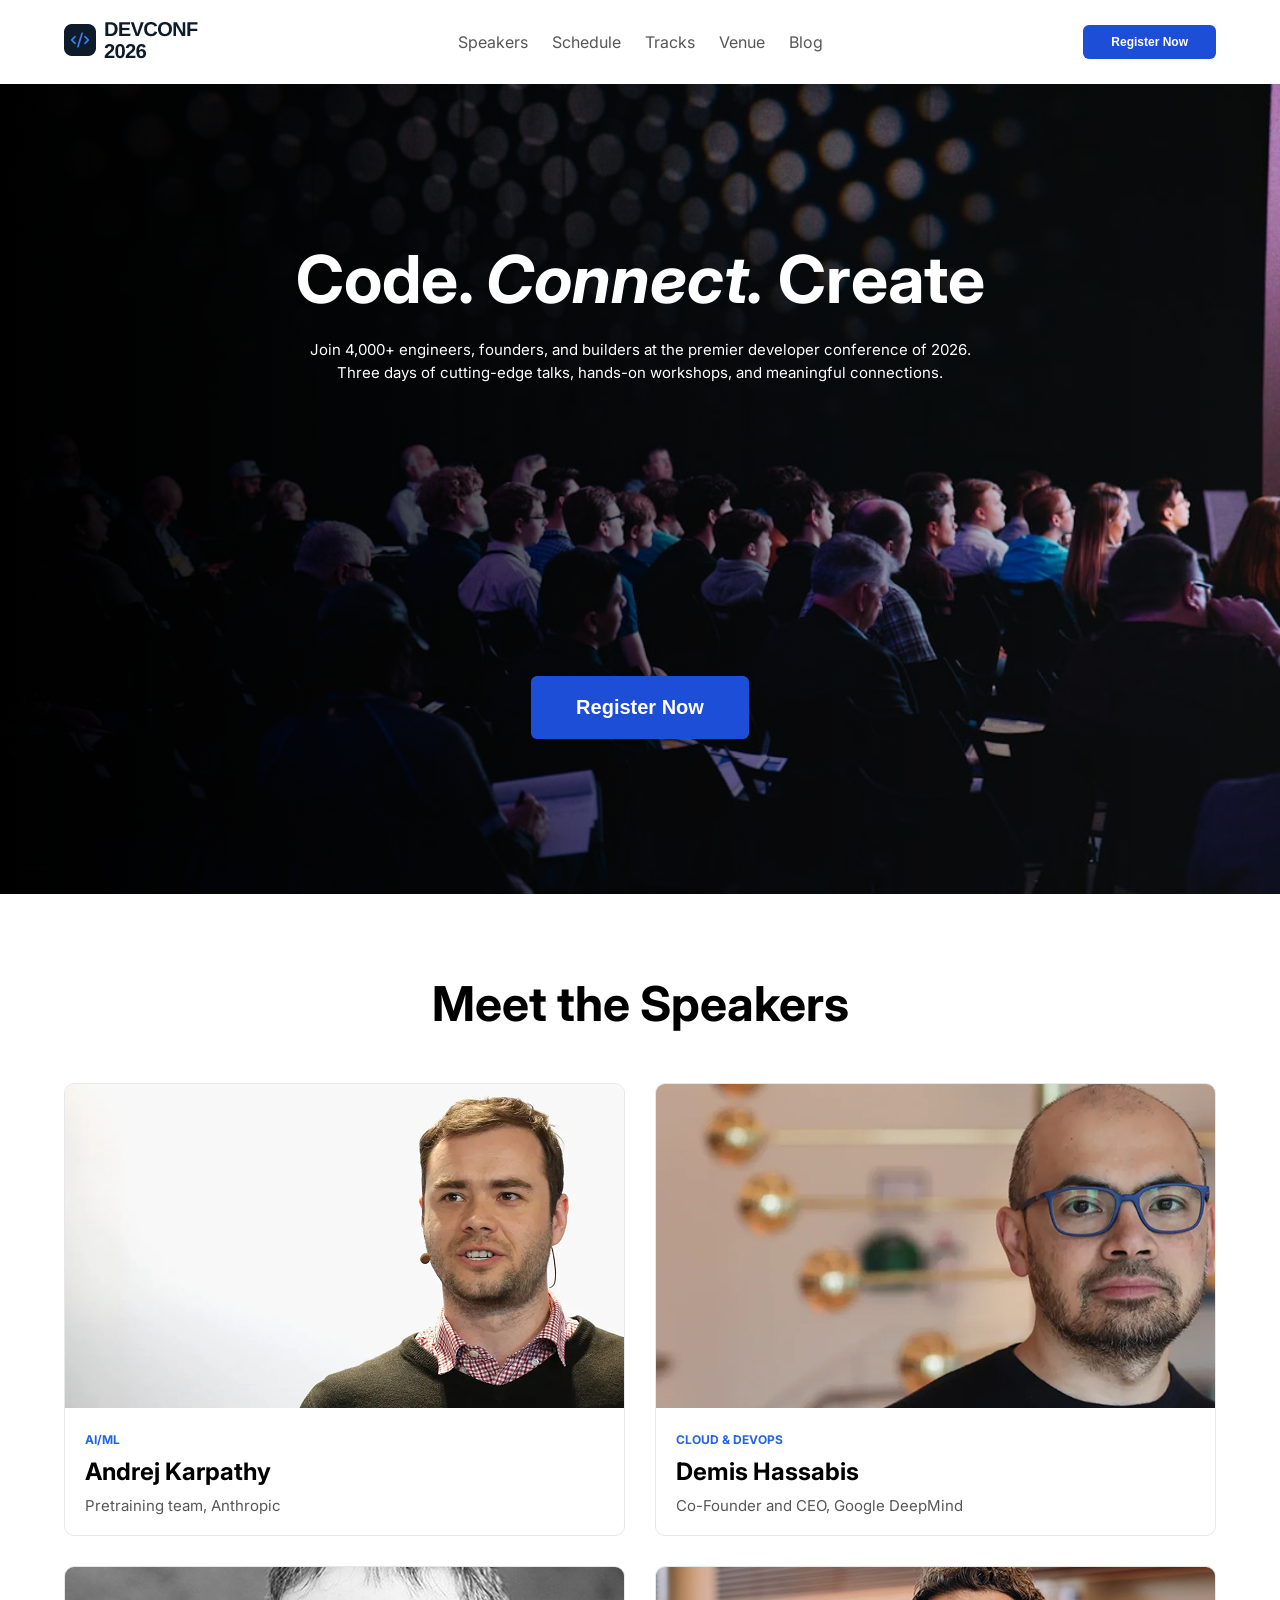
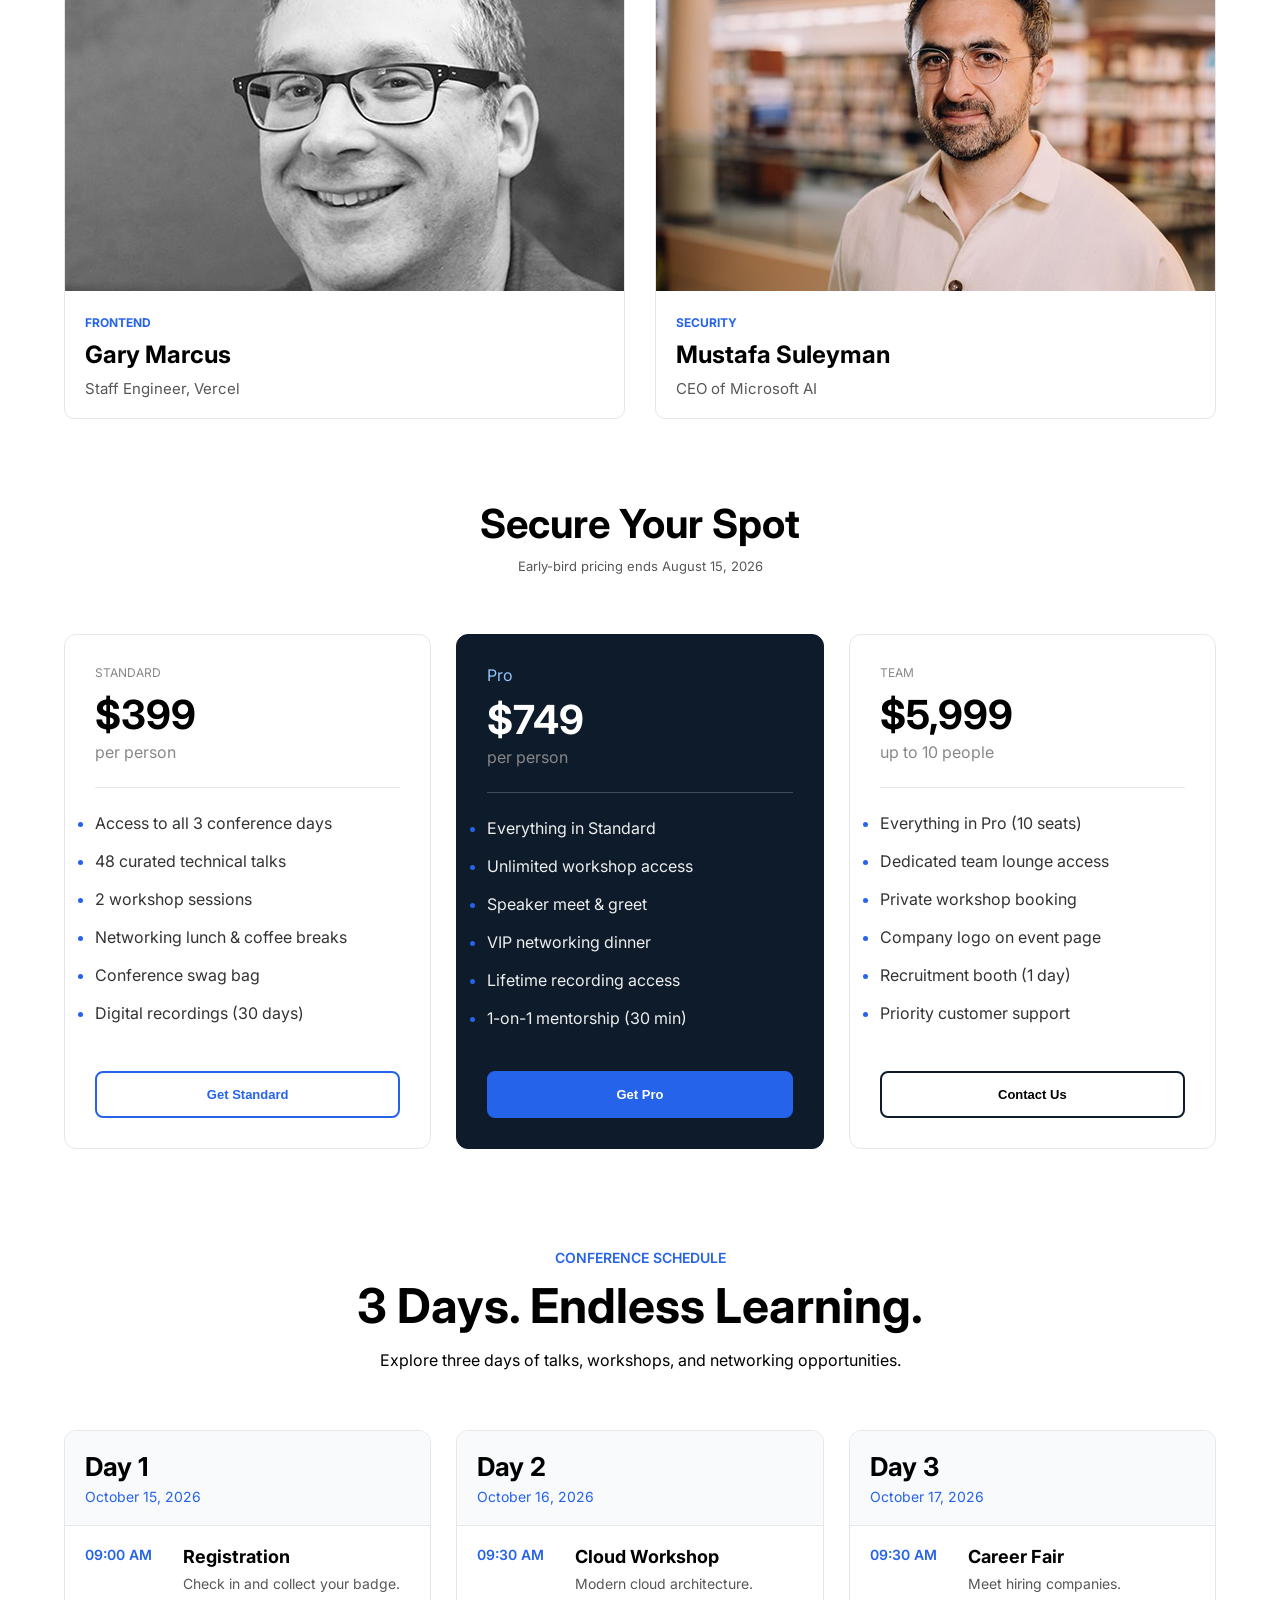
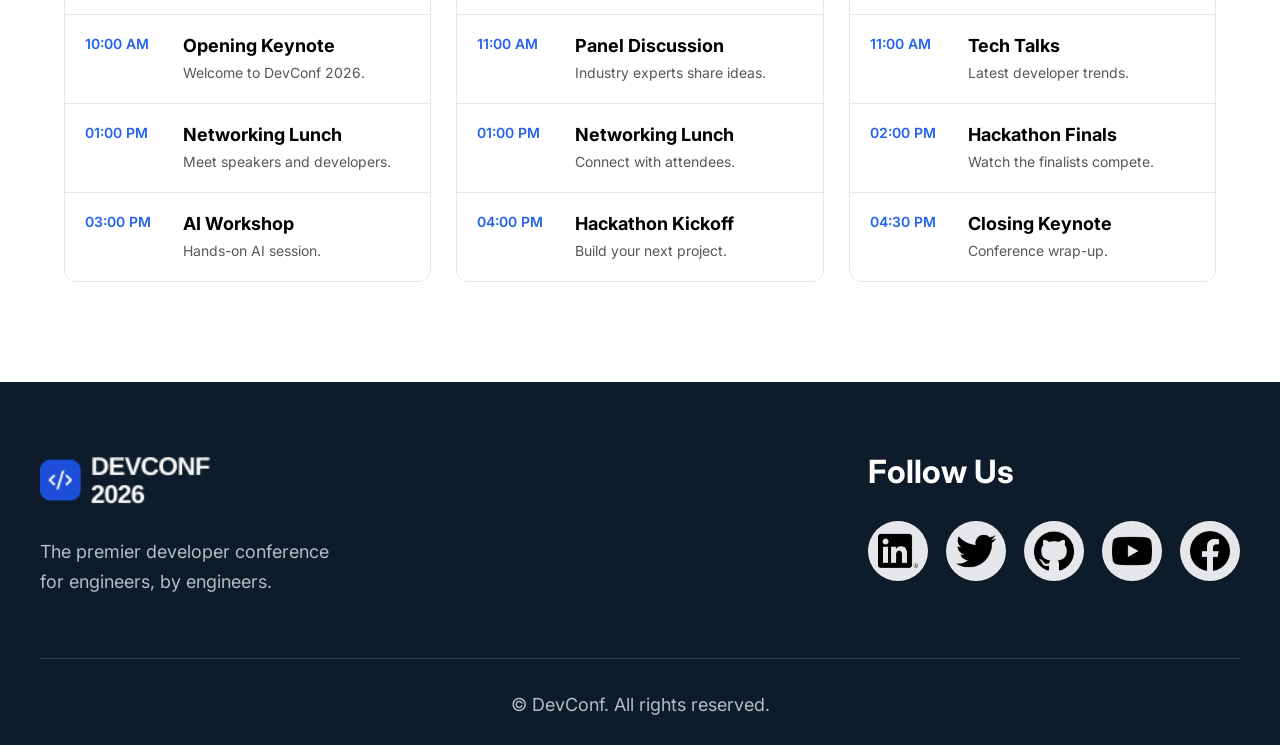
<file: index.html>
<!doctype html>
<html lang="en">
  <head>
    <meta charset="UTF-8" />
    <meta name="viewport" content="width=device-width, initial-scale=1.0" />
    <title>DevConf 2026</title>

    <link rel="icon" type="image/png" href="./assets/Icons/logo-mini.png" />

    <link rel="preconnect" href="https://fonts.googleapis.com" />
    <link rel="preconnect" href="https://fonts.gstatic.com" crossorigin />
    <link
      href="https://fonts.googleapis.com/css2?family=Inter:ital,opsz,wght@0,14..32,100..900;1,14..32,100..900&display=swap"
      rel="stylesheet"
    />

    <link rel="stylesheet" href="./style.css" />
  </head>
  <body>
    <!-- Navbar Start -->

    <nav>
      <div class="navbar-parent container">
        <!-- left -->
        <div class="navbar-logo">
          <img src="./assets/logo.png" alt="DEVCONF 2026" />
        </div>
        <!-- middle -->
        <div class="navbar-menu">
          <ul>
            <li><a href="">Speakers</a></li>
            <li><a href="">Schedule</a></li>
            <li><a href="">Tracks</a></li>
            <li><a href="">Venue</a></li>
            <li><a href="">Blog</a></li>
          </ul>
        </div>
        <!-- right -->
        <div>
          <button class="navbar-btn common-btn">Register Now</button>
        </div>
      </div>
    </nav>

    <!-- Navbar End -->

    <!-- Header Start -->

    <header>
      <div class="header-content">
        <!-- top -->
        <div class="header-top">
          <h1 class="header-title">Code. <em>Connect.</em> Create</h1>
          <p class="header-description">
            Join 4,000+ engineers, founders, and builders at the premier
            developer conference of 2026. Three days of cutting-edge talks,
            hands-on workshops, and meaningful connections.
          </p>
        </div>
        <!-- bottom -->
        <button class="common-btn header-btn">Register Now</button>
      </div>
    </header>

    <!-- Header End -->

    <!-- Main Section Start -->

    <main>
      <!-- Speakers Section Start -->

      <section class="container meet-the-speakers-root">
        <h2>Meet the Speakers</h2>

        <div class="speakers-cards">
          <div class="speakers-box">
            <img src="./assets/andrej.png" />
            <div class="box-content">
              <p class="category">AI/ML</p>
              <h3>Andrej Karpathy</h3>
              <p class="job">Pretraining team, Anthropic</p>
            </div>
          </div>
          <div class="speakers-box">
            <img src="./assets/demis.png" />
            <div class="box-content">
              <p class="category">Cloud & DevOps</p>
              <h3>Demis Hassabis</h3>
              <p class="job">Co-Founder and CEO, Google DeepMind</p>
            </div>
          </div>
          <div class="speakers-box">
            <img src="./assets/gary.png" />
            <div class="box-content">
              <p class="category">Frontend</p>
              <h3>Gary Marcus</h3>
              <p class="job">Staff Engineer, Vercel</p>
            </div>
          </div>
          <div class="speakers-box">
            <img src="./assets/mustafa.png" />
            <div class="box-content">
              <p class="category">Security</p>
              <h3>Mustafa Suleyman</h3>
              <p class="job">CEO of Microsoft AI</p>
            </div>
          </div>
        </div>
      </section>

      <!-- Speakers Section End -->

      <!-- Pricing Section Start -->

      <section class="container pricing-root">
        <div class="pricing-title">
          <h2>Secure Your Spot</h2>
          <p>Early-bird pricing ends August 15, 2026</p>
        </div>
        <div class="pricing-cards">
          <!-- Standard Pricing Card -->

          <div class="pricing-box standard">
            <div class="price">
              <p class="price-p1">Standard</p>
              <h3>$399</h3>
              <p class="price-p2">per person</p>
            </div>
            <hr />
            <ul>
              <li>Access to all 3 conference days</li>
              <li>48 curated technical talks</li>
              <li>2 workshop sessions</li>
              <li>Networking lunch & coffee breaks</li>
              <li>Conference swag bag</li>
              <li>Digital recordings (30 days)</li>
            </ul>
            <button>Get Standard</button>
          </div>

          <!-- Pro Pricing Card -->

          <div class="pricing-box pro">
            <div class="price">
              <p class="price-p1-pro">Pro</p>
              <h3>$749</h3>
              <p class="price-p2-pro">per person</p>
            </div>
            <hr />
            <ul>
              <li>Everything in Standard</li>
              <li>Unlimited workshop access</li>
              <li>Speaker meet & greet</li>
              <li>VIP networking dinner</li>
              <li>Lifetime recording access</li>
              <li>1-on-1 mentorship (30 min)</li>
            </ul>
            <button>Get Pro</button>
          </div>

          <!-- Team Pricing Card -->

          <div class="pricing-box team">
            <div class="price">
              <p class="price-p1">Team</p>
              <h3>$5,999</h3>
              <p class="price-p2">up to 10 people</p>
            </div>
            <hr />
            <ul>
              <li>Everything in Pro (10 seats)</li>
              <li>Dedicated team lounge access</li>
              <li>Private workshop booking</li>
              <li>Company logo on event page</li>
              <li>Recruitment booth (1 day)</li>
              <li>Priority customer support</li>
            </ul>
            <button>Contact Us</button>
          </div>
        </div>
      </section>

      <!-- Pricing Section End -->

      <!-- Schedule Section Start - created by AI (ChatGPT) -->

      <section class="container schedule-root">
        <div class="schedule-title">
          <p>Conference Schedule</p>
          <h2>3 Days. Endless Learning.</h2>
          <span>
            Explore three days of talks, workshops, and networking
            opportunities.
          </span>
        </div>
        <div class="schedule-cards">
          <!-- Day 01 -->

          <div class="schedule-box">
            <div class="schedule-header">
              <h3>Day 1</h3>
              <p>October 15, 2026</p>
            </div>
            <div class="schedule-item">
              <span>09:00 AM</span>
              <div>
                <h4>Registration</h4>
                <p>Check in and collect your badge.</p>
              </div>
            </div>
            <div class="schedule-item">
              <span>10:00 AM</span>
              <div>
                <h4>Opening Keynote</h4>
                <p>Welcome to DevConf 2026.</p>
              </div>
            </div>
            <div class="schedule-item">
              <span>01:00 PM</span>
              <div>
                <h4>Networking Lunch</h4>
                <p>Meet speakers and developers.</p>
              </div>
            </div>
            <div class="schedule-item">
              <span>03:00 PM</span>
              <div>
                <h4>AI Workshop</h4>
                <p>Hands-on AI session.</p>
              </div>
            </div>
          </div>

          <!-- Day 02 -->

          <div class="schedule-box">
            <div class="schedule-header">
              <h3>Day 2</h3>
              <p>October 16, 2026</p>
            </div>
            <div class="schedule-item">
              <span>09:30 AM</span>
              <div>
                <h4>Cloud Workshop</h4>
                <p>Modern cloud architecture.</p>
              </div>
            </div>
            <div class="schedule-item">
              <span>11:00 AM</span>
              <div>
                <h4>Panel Discussion</h4>
                <p>Industry experts share ideas.</p>
              </div>
            </div>
            <div class="schedule-item">
              <span>01:00 PM</span>
              <div>
                <h4>Networking Lunch</h4>
                <p>Connect with attendees.</p>
              </div>
            </div>
            <div class="schedule-item">
              <span>04:00 PM</span>
              <div>
                <h4>Hackathon Kickoff</h4>
                <p>Build your next project.</p>
              </div>
            </div>
          </div>

          <!-- Day 03 -->

          <div class="schedule-box">
            <div class="schedule-header">
              <h3>Day 3</h3>
              <p>October 17, 2026</p>
            </div>
            <div class="schedule-item">
              <span>09:30 AM</span>
              <div>
                <h4>Career Fair</h4>
                <p>Meet hiring companies.</p>
              </div>
            </div>
            <div class="schedule-item">
              <span>11:00 AM</span>
              <div>
                <h4>Tech Talks</h4>
                <p>Latest developer trends.</p>
              </div>
            </div>
            <div class="schedule-item">
              <span>02:00 PM</span>
              <div>
                <h4>Hackathon Finals</h4>
                <p>Watch the finalists compete.</p>
              </div>
            </div>
            <div class="schedule-item">
              <span>04:30 PM</span>
              <div>
                <h4>Closing Keynote</h4>
                <p>Conference wrap-up.</p>
              </div>
            </div>
          </div>
        </div>
      </section>

      <!-- Schedule Section End -->
    </main>

    <!-- Main Section End -->

    <!-- Footer Section Start -->

    <footer>
      <div class="footer-main">

        <!-- top part -->

        <div class="footer-top">

          <!-- Left -->

          <div class="footer-logo">
            <img src="./assets/footer-logo.png" alt="DevConf Logo" />

            <p>
              The premier developer conference <br />
              for engineers, by engineers.
            </p>
          </div>

          <!-- Right -->

          <div class="footer-social">
            <h3>Follow Us</h3>

            <div class="social-icons">
              <a href="#">
                <img src="./assets/Icons/linkedin.png" alt="linkedin" />
              </a>

              <a href="#">
                <img src="./assets/Icons/twitter.png" alt="Twitter" />
              </a>

              <a href="#">
                <img src="./assets/Icons/github.png" alt="GitHub" />
              </a>

              <a href="#">
                <img src="./assets/Icons/youtube.png" alt="YouTube" />
              </a>

              <a href="#">
                <img src="./assets/Icons/facebook.png" alt="Facebook" />
              </a>
            </div>
          </div>
        </div>
        <hr />
      </div>

      <p class="copyright">&copy; DevConf. All rights reserved.</p>
    </footer>

    <!-- Footer Section End -->
     
  </body>
</html>
</file>
<file: style.css>
/* Reset Styles */

* {
  margin: 0;
  padding: 0;
  box-sizing: border-box;
}

body {
  font-family: "Inter", sans-serif;
  background-color: #fff;
}

/* Common Styles */

.container {
  width: 90%;
  max-width: 1200px;
  margin: 0 auto;
}

.common-btn {
  background-color: #1d4ed8;
  color: white;
  border: none;
  cursor: pointer;
}

/* Navbar Styles Start*/

.navbar-parent {
  display: flex;
  justify-content: space-between;
  align-items: center;
  padding: 18px 0;
}

.navbar-logo img {
  width: 100%;
}

.navbar-menu ul {
  display: flex;
  list-style: none;
  gap: 24px;
}

.navbar-menu ul li a {
  text-decoration: none;
  color: #575757;
}

.navbar-btn {
  padding: 10px 28px;
  border-radius: 6px;
  font-size: 12px;
  font-weight: 600;
}

/* Navbar Styles End */

/* Header Styles Start */

header {
  background-image:
    linear-gradient(to right, black 0%, transparent 100%),
    url("./assets/banner.jpg");
  height: 90vh;
  background-repeat: no-repeat;
  background-size: cover;
  background-position: center;
  display: flex;
  justify-content: center;
  align-items: center;
}

.header-content {
  color: white;
  display: flex;
  flex-direction: column;
  align-items: center;
  justify-content: space-between;
  height: 500px;
}

/* header top */

.header-top {
  display: flex;
  flex-direction: column;
  align-items: center;
  text-align: center;
  max-width: 700px;
  gap: 20px;
}

.header-title {
  font-size: 66px;
  font-weight: 700;
  margin: 0;
}

.header-description {
  font-size: 15px;
  line-height: 1.5;
  margin: 0;
}

/* header bottom */

.header-btn {
  padding: 20px 45px;
  border-radius: 6px;
  font-size: 20px;
  font-weight: 600;
  margin: 0;
}

/* Header Styles End */

/* Speakers Styles Start */

.meet-the-speakers-root {
  padding: 80px 0;
  text-align: center;
}

.meet-the-speakers-root h2 {
  font-size: 3rem;
  margin-bottom: 50px;
}

.speakers-cards {
  display: grid;
  grid-template-columns: repeat(2, 1fr);
  gap: 30px;
}

.speakers-box {
  border: 1px solid #e5e7eb;
  border-radius: 10px;
  overflow: hidden;
  background-color: white;
}

.spaekers-cards img {
  width: 100%;
  height: 260px;
  object-fit: cover;
  display: block;
}

.box-content {
  padding: 20px;
  text-align: left;
}
.category {
  color: #2563eb;
  text-transform: uppercase;
  font-size: 12px;
  font-weight: bold;
}

.box-content h3 {
  margin: 10px 0;
  font-size: 24px;
}

.job {
  color: #575757;
  font-size: 15px;
}

/* Speakers Styles End */

/* Pricing Styles Start */

.pricing-title {
  text-align: center;
  margin-bottom: 60px;
}

.pricing-title h2 {
  font-size: 2.5rem;
  margin-bottom: 10px;
}

.pricing-title p {
  color: #575757;
  font-size: 13px;
}

.pricing-cards {
  display: flex;
  justify-content: center;
  gap: 25px;
  align-items: stretch;
}

.pricing-box {
  display: flex;
  flex-direction: column;
  flex: 1;
  padding: 30px;
  border-radius: 12px;
}

.standard,
.team {
  border: 1px solid #e5e7eb;
}

.price-p1 {
  text-transform: uppercase;
  font-size: 12px;
  color: #888888;
}

.price h3 {
  font-size: 40px;
  margin: 10px 0 3px 0;
}

.price-p2 {
  color: #888888;
}

hr {
  margin: 25px 0;
  border: none;
  border-top: 1px solid #e5e7eb;
}

.pricing-box ul {
  flex: 1;
}

.pricing-box ul li {
  margin-bottom: 18px;
  color: #333333;
  font-size: 16px;
}

.pricing-box ul li::marker {
  color: #2563eb;
}

.pro {
  background-color: #0d1b2a;
  color: white;
  border: 1px solid #0d1b2a;
}

.price-p1-pro {
  color: #93c5fd;
}

.price-p2-pro {
  color: #888888;
}

.pro ul li {
  color: #eee;
}

.pro hr {
  border-top: 1px solid rgba(255, 255, 255, 0.2);
}

/* button styles */

.pricing-box button {
  margin-top: 25px;
  width: 100%;
  padding: 14px;
  border-radius: 8px;
  font-weight: 600;
  font-size: 13px;
  cursor: pointer;
}

.standard button {
  background-color: #fff;
  color: #2563eb;
  border: 2px solid #2563eb;
}

.pro button {
  background-color: #2563eb;
  color: white;
  border: 2px solid #2563eb;
}

.team button {
  border: 2px solid #0d1b2a;
  background-color: white;
}

/* Pricing Styles End */

/* Schedule Styles Start */

.schedule-root {
  padding: 100px 0;
}

.schedule-title {
  text-align: center;
  margin-bottom: 60px;
}

.schedule-title p {
  color: #2563eb;
  text-transform: uppercase;
  font-weight: 600;
  font-size: 14px;
  margin-bottom: 10px;
}

.schedule-title h2 {
  font-size: 48px;
  margin-bottom: 15px;
}

.schedule-cards {
  display: flex;
  gap: 25px;
}

.schedule-box {
  flex: 1;
  border: 1px solid #e5e7eb;
  border-radius: 12px;
  overflow: hidden;
  background-color: white;
}

.schedule-header {
  padding: 20px;
  background-color: #f8fafc;
  border-bottom: 1px solid #e5e7eb;
}

.schedule-header h3 {
  font-size: 26px;
  margin-bottom: 6px;
}

.schedule-header p {
  color: #2563eb;
  font-size: 14px;
}

.schedule-item {
  display: flex;
  gap: 18px;
  padding: 20px;
  border-bottom: 1px solid #e5e7eb;
}

.schedule-item:last-child {
  border-bottom: none;
}

.schedule-item span {
  width: 80px;
  color: #2563eb;
  font-weight: 600;
  font-size: 14px;
  flex-shrink: 0;
}

.schedule-item h4 {
  margin-bottom: 6px;
  font-size: 18px;
}

.schedule-item p {
  color: #575757;
  font-size: 14px;
  line-height: 1.5;
}

/* Schedule Styles End */

/* Footer Styles Start */

footer {
  background-color: #0d1b2a;
  padding: 70px 0 30px;
}

.footer-main {
  padding: 0 40px;
}
.footer-top {
  display: flex;
  justify-content: space-between;
  align-items: flex-start;
}

.footer-logo img {
  width: 170px;
  margin-bottom: 25px;
}

.footer-logo p {
  color: #B7BDC8;
  font-size: 18px;
  line-height: 1.7;
}

.footer-social h3 {
  color: white;
  font-size: 32px;
  margin-bottom: 30px;
}

.social-icons {
  display: flex;
  gap: 18px;
}

.social-icons a {
  width: 60px;
  height: 60px;
  border: 1px solid rgba(255, 255, 255, 0.2);
  border-radius: 50%;
  display: flex;
  justify-content: center;
  align-items: center;
  text-decoration: none;
  background-color: #e5e7eb;
}

.social-icons img {
  width: 40px;
}

footer hr {
  border: none;
  border-top: 1px solid rgba(255, 255, 255, 0.15);
  margin: 60px 0 35px;
}

.copyright {
  text-align: center;
  color: #B7BDC8;
  font-size: 18px;
}

/* Footer Styles End */
</file>
